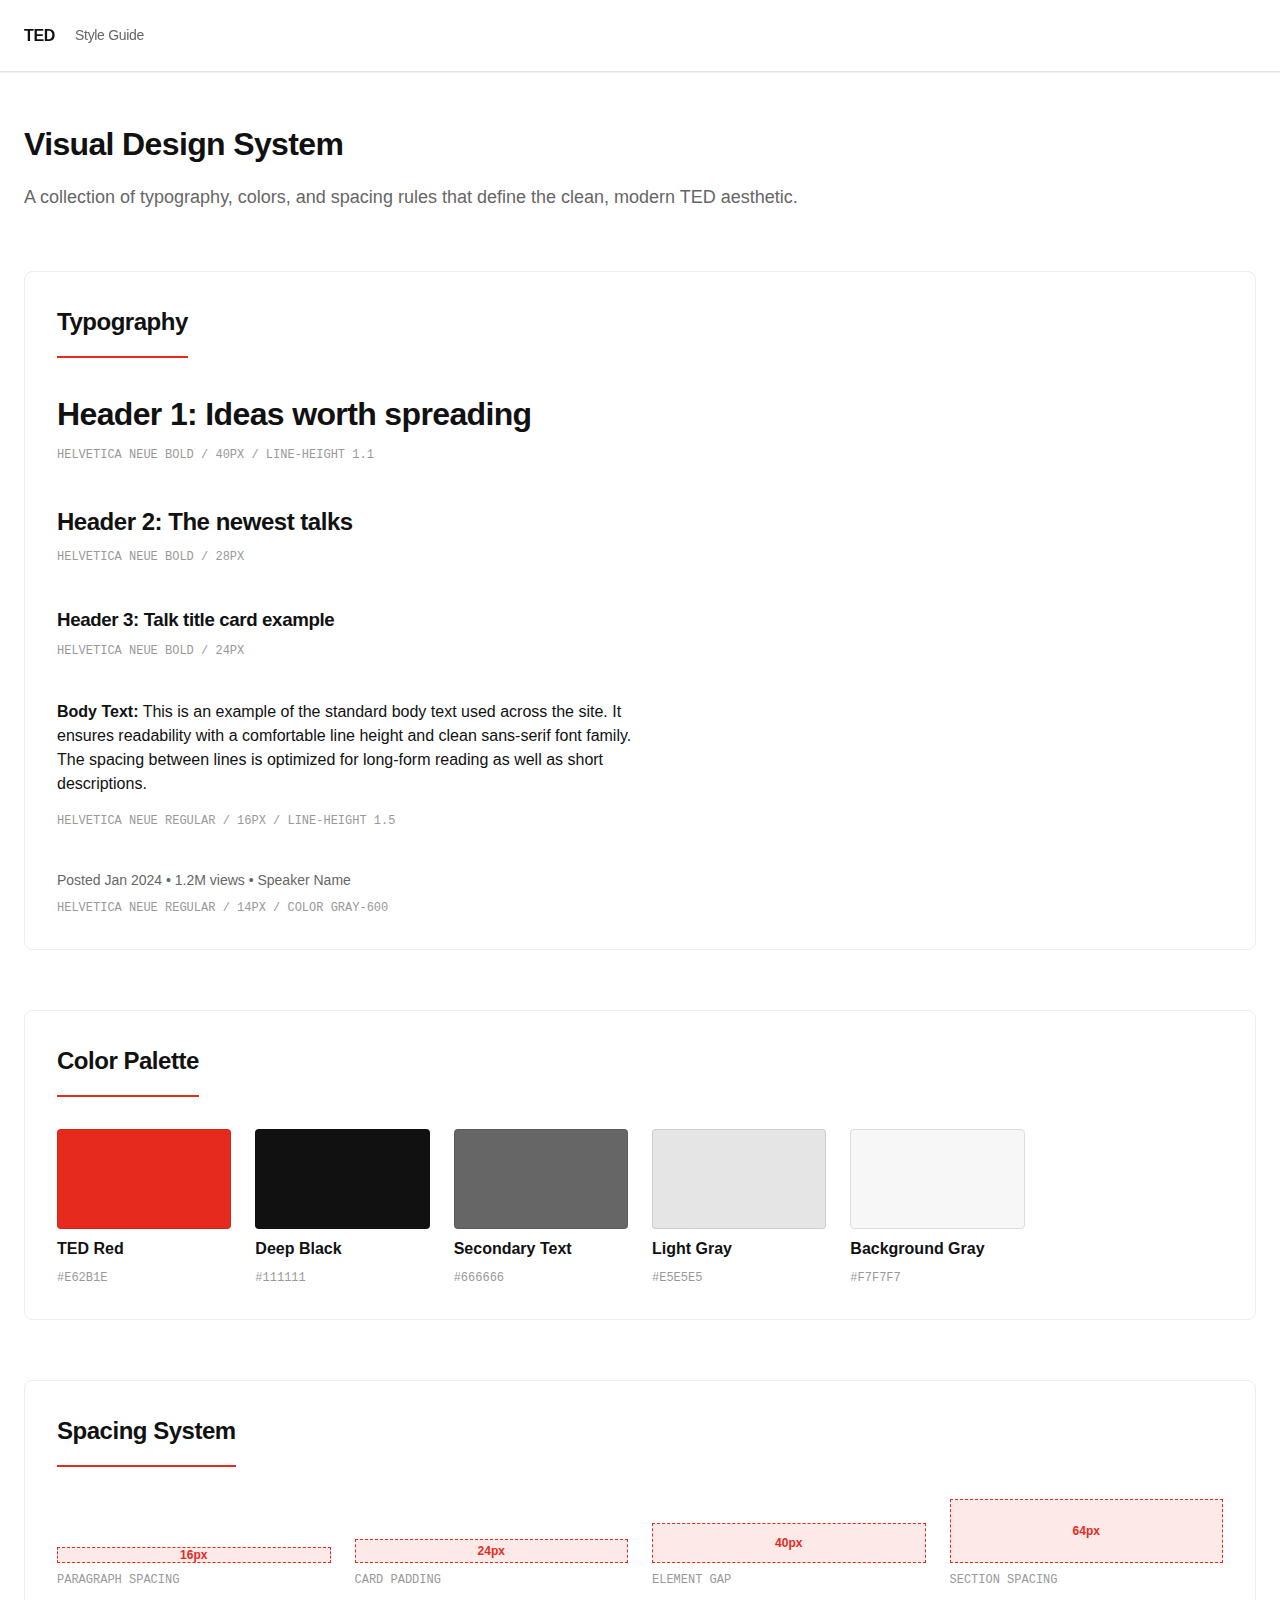
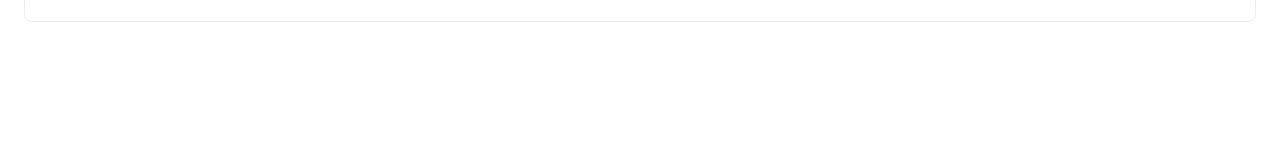
<file: style-guide.html>
<!DOCTYPE html>
<html lang="en">

<head>
    <meta charset="UTF-8">
    <meta name="viewport" content="width=device-width, initial-scale=1.0">
    <title>TED Visual Style Guide</title>
    <link rel="stylesheet" href="assets/css/style.css">
    <style>
        .guide-section {
            margin-bottom: 60px;
            padding: 32px;
            border: 1px solid #eee;
            border-radius: 8px;
        }

        .guide-label {
            font-size: 12px;
            text-transform: uppercase;
            color: #999;
            margin-top: 8px;
            font-family: monospace;
            display: block;
        }

        .color-grid {
            display: grid;
            grid-template-columns: repeat(auto-fill, minmax(150px, 1fr));
            gap: 24px;
        }

        .color-swatch {
            height: 100px;
            border-radius: 4px;
            margin-bottom: 8px;
            border: 1px solid rgba(0, 0, 0, 0.1);
        }

        .spacing-viz {
            background-color: rgba(230, 43, 30, 0.1);
            border: 1px dashed var(--color-primary);
            display: flex;
            align-items: center;
            justify-content: center;
            color: var(--color-primary);
            font-weight: bold;
            font-size: 12px;
        }
    </style>
</head>

<body>

    <header class="site-header">
        <div class="container header-inner">
            <a href="index.html" class="logo">TED <span
                    style="font-weight: normal; font-size: 14px; margin-left: 10px; color: #666;">Style Guide</span></a>
        </div>
    </header>

    <div class="container" style="padding-top: 48px; padding-bottom: 80px;">

        <div style="margin-bottom: 60px; max-width: 800px;">
            <h1>Visual Design System</h1>
            <p style="font-size: 18px; color: #666; margin-top: 16px;">
                A collection of typography, colors, and spacing rules that define the clean, modern TED aesthetic.
            </p>
        </div>

        <!-- Typography Section -->
        <section class="guide-section">
            <h2
                style="margin-bottom: 32px; padding-bottom: 16px; border-bottom: 2px solid var(--color-primary); display: inline-block;">
                Typography</h2>

            <div style="display: grid; gap: 40px;">
                <!-- H1 -->
                <div>
                    <h1>Header 1: Ideas worth spreading</h1>
                    <span class="guide-label">Helvetica Neue Bold / 40px / Line-height 1.1</span>
                </div>

                <!-- H2 -->
                <div>
                    <h2>Header 2: The newest talks</h2>
                    <span class="guide-label">Helvetica Neue Bold / 28px</span>
                </div>

                <!-- H3 -->
                <div>
                    <h3>Header 3: Talk title card example</h3>
                    <span class="guide-label">Helvetica Neue Bold / 24px</span>
                </div>

                <!-- Body -->
                <div style="max-width: 600px;">
                    <p><strong>Body Text:</strong> This is an example of the standard body text used across the site. It
                        ensures readability with a comfortable line height and clean sans-serif font family. The spacing
                        between lines is optimized for long-form reading as well as short descriptions.</p>
                    <span class="guide-label">Helvetica Neue Regular / 16px / Line-height 1.5</span>
                </div>

                <!-- Meta -->
                <div>
                    <div class="meta">Posted Jan 2024 • 1.2M views • Speaker Name</div>
                    <span class="guide-label">Helvetica Neue Regular / 14px / Color Gray-600</span>
                </div>
            </div>
        </section>

        <!-- Colors Section -->
        <section class="guide-section">
            <h2
                style="margin-bottom: 32px; padding-bottom: 16px; border-bottom: 2px solid var(--color-primary); display: inline-block;">
                Color Palette</h2>

            <div class="color-grid">
                <div>
                    <div class="color-swatch" style="background-color: var(--color-primary);"></div>
                    <strong>TED Red</strong>
                    <span class="guide-label">#E62B1E</span>
                </div>
                <div>
                    <div class="color-swatch" style="background-color: var(--color-black);"></div>
                    <strong>Deep Black</strong>
                    <span class="guide-label">#111111</span>
                </div>
                <div>
                    <div class="color-swatch" style="background-color: var(--color-gray-600);"></div>
                    <strong>Secondary Text</strong>
                    <span class="guide-label">#666666</span>
                </div>
                <div>
                    <div class="color-swatch" style="background-color: var(--color-gray-100);"></div>
                    <strong>Light Gray</strong>
                    <span class="guide-label">#E5E5E5</span>
                </div>
                <div>
                    <div class="color-swatch" style="background-color: var(--color-gray-50); border: 1px solid #ddd;">
                    </div>
                    <strong>Background Gray</strong>
                    <span class="guide-label">#F7F7F7</span>
                </div>
            </div>
        </section>

        <!-- Spacing Section -->
        <section class="guide-section">
            <h2
                style="margin-bottom: 32px; padding-bottom: 16px; border-bottom: 2px solid var(--color-primary); display: inline-block;">
                Spacing System</h2>

            <div
                style="display: grid; grid-template-columns: repeat(auto-fit, minmax(120px, 1fr)); gap: 24px; align-items: end;">
                <div>
                    <div class="spacing-viz" style="width: 100%; height: 16px;">16px</div>
                    <span class="guide-label">Paragraph Spacing</span>
                </div>
                <div>
                    <div class="spacing-viz" style="width: 100%; height: 24px;">24px</div>
                    <span class="guide-label">Card Padding</span>
                </div>
                <div>
                    <div class="spacing-viz" style="width: 100%; height: 40px;">40px</div>
                    <span class="guide-label">Element Gap</span>
                </div>
                <div>
                    <div class="spacing-viz" style="width: 100%; height: 64px;">64px</div>
                    <span class="guide-label">Section Spacing</span>
                </div>
            </div>
        </section>

    </div>

</body>

</html>
</file>
<file: assets/css/style.css>
/* --- Design System Variables --- */
:root {
    --color-primary: #E62B1E;
    /* TED Red */
    --color-black: #111111;
    /* Deep Black for text */
    --color-white: #FFFFFF;
    --color-gray-50: #F7F7F7;
    /* Page backgrounds */
    --color-gray-100: #E5E5E5;
    /* Bolder border */
    --color-gray-200: #D1D1D1;
    --color-gray-600: #666666;
    /* Secondary Text */
    --color-gray-900: #1a1a1a;
    /* Footer bg */

    /* Typography */
    --font-size-h1: 40px;
    --font-size-h2: 28px;
    --font-size-h3: 24px;
    --font-size-body: 16px;
    --font-size-meta: 14px;
    --line-height-body: 1.5;

    /* Spacing */
    --spacing-card-padding: 24px;
    --spacing-section: 64px;

    --spacing-section: 64px;

    --font-stack: "Inter", sans-serif;

    --container-max-width: 1280px;
    --container-padding: 24px;

    --transition-fast: 0.2s ease;
}

/* --- Reset & Base --- */
* {
    box-sizing: border-box;
    margin: 0;
    padding: 0;
}

.hidden {
    display: none !important;
}

body {
    font-family: var(--font-stack);
    background-color: var(--color-white);
    color: var(--color-black);
    font-size: var(--font-size-body);
    line-height: var(--line-height-body);
    -webkit-font-smoothing: antialiased;
}

p {
    margin-bottom: 16px;
}

img {
    max-width: 100%;
    display: block;
}

a {
    text-decoration: none;
    color: inherit;
    transition: color var(--transition-fast);
}

button {
    cursor: pointer;
    border: none;
    background: none;
    font-family: inherit;
}

.container {
    max-width: var(--container-max-width);
    margin: 0 auto;
    padding: 0 var(--container-padding);
}

/* --- Typography Utilities --- */
h1,
h2,
h3,
h4,
.logo {
    font-weight: 700;
    /* Bold */
    letter-spacing: -0.02em;
}

/* --- Header --- */
.site-header {
    height: 72px;
    border-bottom: 1px solid #E5E5E5;
    position: sticky;
    top: 0;
    background: var(--color-white);
    z-index: 1000;
    display: flex;
    align-items: center;
    box-shadow: 0 1px 0 rgba(0, 0, 0, 0.05);
}

.header-inner {
    display: flex;
    justify-content: space-between;
    align-items: center;
    width: 100%;
}

.logo {
    display: flex;
    align-items: center;
    gap: 10px;
    margin-right: 32px;
    text-decoration: none;
}

.logo img {
    height: 26px;
    /* Precise height for TED logo */
    width: auto;
}

.logo-tagline {
    font-size: 13px;
    font-weight: 400;
    color: #666;
    letter-spacing: -0.01em;
    white-space: nowrap;
    position: relative;
    top: 2px;
    /* Visual optical alignment */
}

.nav-wrapper {
    display: flex;
    align-items: center;
    justify-content: flex-end;
    /* Push everything to the right */
    flex-grow: 1;
    gap: 32px;
    /* Space between Main Nav and Header Actions */
}

.mobile-menu-toggle {
    display: none;
    flex-direction: column;
    justify-content: space-between;
    width: 24px;
    height: 18px;
    background: transparent;
    border: none;
    cursor: pointer;
    z-index: 101;
}

.mobile-menu-toggle .bar {
    width: 100%;
    height: 2px;
    background-color: var(--color-black);
    transition: all 0.3s ease;
}

.main-nav {
    display: flex;
    align-items: left;
    gap: 24px;
}

.main-nav a {
    font-size: 13px;
    font-weight: 700;
    color: var(--color-black);
    padding: 8px 0;
    text-transform: uppercase;
    letter-spacing: 0.02em;
    position: relative;
}

.main-nav a:hover {
    color: var(--color-primary);
}

.header-actions {
    display: flex;
    align-items: center;
    gap: 20px;
}

.login-link {
    font-size: 12px;
    font-weight: 700;
    text-transform: uppercase;
    color: var(--color-black);
    letter-spacing: 0.02em;
}

.login-link:hover {
    color: var(--color-primary);
}

.membership-btn {
    font-size: 12px;
    font-weight: 700;
    color: var(--color-white);
    background-color: var(--color-primary);
    border: 1px solid var(--color-primary);
    padding: 10px 14px;
    border-radius: 4px;
    text-transform: uppercase;
    letter-spacing: 0.02em;
    transition: all 0.2s ease;
    line-height: 1;
}

.membership-btn:hover {
    background-color: #cc2015;
    border-color: #cc2015;
}

.search-btn {
    display: flex;
    align-items: center;
    justify-content: center;
    width: 32px;
    height: 32px;
    color: #333;
    transition: color 0.2s ease;
    background: transparent;
    border: none;
}

.search-btn:hover {
    color: var(--color-primary);
}

/* --- Hero Section (Redesigned) --- */
.hero {
    padding: 32px 0 64px 0;
    background-color: var(--color-white);
    overflow: hidden;
    /* Prevent horizontal scroll on body */
}

.hero-container-relative {
    position: relative;
}

/* Grid Layout for Desktop */
.hero-slider-track {
    display: grid;
    grid-template-columns: repeat(4, 1fr);
    grid-template-rows: auto auto;
    /* Row 1: Feature, Row 2: Subgrid */
    gap: 24px;
}

/* Featured Slide (Desktop) */
.featured-slide {
    grid-column: 1 / -1;
    /* Span all 4 columns */
    display: flex;
    gap: 64px;
    /* Increased gap for better separation */
    align-items: center;
    /* Center vertically */
    margin-bottom: 48px;
    padding-bottom: 48px;
    border-bottom: 1px solid rgba(0, 0, 0, 0.1);
    /* Separator line */
}

.featured-slide .hero-info {
    flex: 1;
    max-width: 50%;
    /* Text takes half */
}

/* Typography Redesign */
.hero-category {
    color: #E62B1E;
    font-size: 11px;
    font-weight: 700;
    text-transform: uppercase;
    margin-bottom: 12px;
    letter-spacing: 0.5px;
    display: block;
}

.featured-slide .hero-info h1 {
    font-size: 28px;
    /* Reduced from default H1 or massive size */
    font-weight: 600;
    line-height: 1.1;
    letter-spacing: -1px;
    margin-bottom: 16px;
    color: #111;
}

.hero-description {
    font-size: 16px;
    line-height: 1.6;
    color: #333;
    margin-bottom: 16px;
    display: -webkit-box;
    -webkit-line-clamp: 4;
    line-clamp: 4;
    -webkit-box-orient: vertical;
    overflow: hidden;
}

.hero-meta {
    font-size: 13px;
    font-weight: 600;
    color: #111;
}

.featured-slide .hero-image {
    flex: 1;
    /* Image takes other half */
    position: relative;
    border-radius: 4px;
    overflow: hidden;
}

.featured-slide .hero-image img {
    width: 100%;
    aspect-ratio: 16/9;
    object-fit: cover;
    display: block;
}

/* Sub Slides (Desktop) */
.sub-slide {
    display: flex;
    flex-direction: column;
}

.sub-slide .sub-thumb {
    position: relative;
    margin-bottom: 12px;
}

.sub-slide .sub-thumb img {
    width: 100%;
    aspect-ratio: 16/9;
    object-fit: cover;
}

.mobile-only {
    display: none;
}

/* Mobile Controls (Hidden on Desktop) */
.hero-mobile-controls,
.mobile-nav-btn {
    display: none;
}

/* --- Mobile / Tablet Responsive Styles --- */
@media (max-width: 900px) {
    .hero {
        padding: 0;
        /* Full bleed or close to it */
        background-color: var(--color-white);
    }

    .hero .hero-container-relative {
        padding: 0;
        /* Remove container padding for full-width carousel */
        max-width: 100%;
        width: 100%;
        /* Ensure full width */
    }

    /* Track becomes a carousel */
    .hero-slider-track {
        display: flex;
        overflow-x: auto;
        scroll-snap-type: x mandatory;
        gap: 0;
        /* No gap, full width slides */
        scrollbar-width: none;
        /* Hide scrollbar Firefox */
        -ms-overflow-style: none;
        /* IE */
        margin-bottom: 0;
        scroll-behavior: smooth;
    }

    .hero-slider-track::-webkit-scrollbar {
        display: none;
    }

    /* Common Slide Styles for Mobile */
    .hero-slide {
        flex: 0 0 100%;
        scroll-snap-align: start;
        position: relative;
        background-color: #000;
        /* Black background as requested */
        color: white;
        display: flex;
        flex-direction: column;
    }

    /* Adjust Featured Slide Structure for Mobile */
    .featured-slide {
        flex-direction: column;
        margin-bottom: 0;
        gap: 0;
    }

    /* Image Area (Top) */
    .featured-slide .hero-image,
    .sub-slide .sub-thumb {
        width: 100%;
        flex: 0 0 auto;
        /* Don't shrink */
        margin-bottom: 0;
    }

    .featured-slide .hero-image img,
    .sub-slide .sub-thumb img {
        width: 100%;
        height: 100%;
        /* Ensure it fills the height of the aspect ratio container */
        aspect-ratio: 16/9;
        object-fit: cover;
    }

    /* Text Area (Bottom) */
    .featured-slide .hero-info,
    .sub-slide .sub-content {
        padding: 24px 20px 48px 20px;
        /* Space for dots at bottom */
        flex: 1;
        max-width: 100%;
        background-color: #000;
        color: white;
    }

    /* Typography Overrides for Dark Mode Mobile */
    .hero-category,
    .sub-category {
        color: var(--color-primary);
        /* Red */
        font-size: 11px;
        margin-bottom: 8px;
    }

    .hero-info h1 {
        font-size: 24px;
        color: white;
        margin-bottom: 12px;
    }

    .sub-title a {
        font-size: 20px;
        color: white;
        text-decoration: none;
        background: none;
        /* Remove underline gradient */
        font-weight: 800;
    }

    .hero-description {
        display: none;
        /* Often hidden on mobile carousel to save space, or keep it short */
    }

    .hero-meta,
    .sub-meta {
        color: #999;
        font-size: 13px;
        margin-top: 8px;
    }

    /* Mobile Controls */
    .hero-mobile-controls {
        display: flex;
        justify-content: center;
        position: absolute;
        bottom: 24px;
        left: 0;
        right: 0;
        z-index: 10;
        pointer-events: none;
        /* Let clicks pass through if needed, but dots need clicks */
    }

    .hero-dots {
        display: flex;
        gap: 6px;
        pointer-events: auto;
        background: transparent;
        padding: 0;
        border-radius: 0;
    }

    .dot {
        width: 32px;
        height: 3px;
        border-radius: 2px;
        background-color: rgba(255, 255, 255, 0.3);
        transition: all 0.2s;
        cursor: pointer;
    }

    .dot.active {
        background-color: var(--color-white);
        /* Active dot white */
        transform: none;
        opacity: 1;
    }

    /* Arrows */
    .mobile-nav-btn {
        display: flex;
        align-items: center;
        justify-content: center;
        position: absolute;
        top: 35%;
        /* Center on image roughly */
        width: 40px;
        height: 40px;
        border-radius: 50%;
        background: rgba(0, 0, 0, 0.3);
        color: white;
        border: 1px solid rgba(255, 255, 255, 0.2);
        z-index: 20;
        cursor: pointer;
        backdrop-filter: blur(4px);
    }

    .mobile-nav-btn.prev {
        left: 10px;
    }

    .mobile-nav-btn.next {
        right: 10px;
    }

    /* Hide duration on mobile thumb if desired, or style it */
    .sub-slide .duration,
    .featured-slide .duration {
        display: none;
    }
}


/* --- Discover Section --- */
.discover-section {
    padding: 32px 0;
    background-color: var(--color-black);
    color: var(--color-white);
    border-bottom: 1px solid #333;
}

.discover-inner {
    display: flex;
    align-items: center;
    gap: 24px;
}

.discover-title {
    font-size: 24px;
    /* Matches lg-tui text-tui-4xl approx */
    font-weight: 600;
    white-space: nowrap;
    margin-right: 8px;
}

.slider-container {
    display: flex;
    align-items: center;
    flex-grow: 1;
    position: relative;
    overflow: hidden;
    /* Hide scrollbar spill */
    gap: 12px;
}

.topics-wrapper {
    display: flex;
    gap: 16px;
    overflow-x: auto;
    scroll-behavior: smooth;
    scrollbar-width: none;
    /* Firefox */
    -ms-overflow-style: none;
    /* IE/Edge */
    padding: 4px 0;
    /* Space for focus rings/shadows */
    cursor: grab;
    /* Indicate draggable */
}

.topics-wrapper.active {
    cursor: grabbing;
    user-select: none;
    /* Prevent text selection while dragging */
}

.topics-wrapper::-webkit-scrollbar {
    display: none;
    /* Chrome/Safari */
}

.topic-tag {
    background-color: rgba(255, 255, 255, 0.2);
    color: var(--color-white);
    padding: 10px 16px;
    border-radius: 2px;
    font-size: 14px;
    font-weight: 600;
    white-space: nowrap;
    transition: background-color var(--transition-fast);
}

.topic-tag:hover {
    background-color: rgba(255, 255, 255, 0.4);
}

.slider-btn {
    width: 32px;
    height: 32px;
    border-radius: 50%;
    background-color: rgba(255, 255, 255, 0.1);
    color: var(--color-white);
    display: flex;
    align-items: center;
    justify-content: center;
    cursor: pointer;
    flex-shrink: 0;
    transition: all var(--transition-fast);
}

.slider-btn:hover {
    background-color: var(--color-white);
    color: var(--color-black);
}

.see-all-topics {
    color: var(--color-white);
    font-weight: 600;
    text-decoration: underline;
    font-size: 14px;
    white-space: nowrap;
    transition: opacity var(--transition-fast);
}

.see-all-topics:hover {
    text-decoration: none;
    opacity: 0.8;
}

@media (max-width: 768px) {
    .discover-inner {
        flex-direction: row;
        flex-wrap: wrap;
        justify-content: space-between;
        align-items: baseline;
        gap: 16px 0;
        /* Vertical gap 16px, Horizontal 0 (controlled by justify-content) */
    }

    .discover-title {
        order: 1;
        margin-right: 0;
    }

    .see-all-topics {
        order: 2;
        align-self: auto;
    }

    .slider-container {
        order: 3;
        width: 100%;
        /* Force new line */
        margin-top: 8px;
        /* Optional extra spacing */
    }
}

/* --- Recommended Section --- */
.recommended-section {
    padding: 2px 0 64px 0;
    background-color: var(--color-white);
}

.rec-section-title {
    font-size: 13px;
    font-weight: 700;
    text-transform: uppercase;
    letter-spacing: 0.5px;
    margin-bottom: 24px;
    padding-top: 24px;
    border-top: 1px solid var(--color-gray-200);
}

.rec-grid {
    display: grid;
    grid-template-columns: 2fr 1.5fr 1fr;
    gap: 32px;
}

/* Common Rec Styles */
.rec-category {
    color: var(--color-primary);
    font-size: 11px;
    font-weight: 700;
    text-transform: uppercase;
    display: block;
    margin-bottom: 8px;
}

.rec-title {
    font-size: 24px;
    line-height: 1.2;
    margin-bottom: 8px;
    font-weight: 700;
}

.rec-desc {
    font-size: 14px;
    color: var(--color-black);
    line-height: 1.5;
    margin-bottom: 12px;
    display: -webkit-box;
    -webkit-line-clamp: 3;
    line-clamp: 3;
    -webkit-box-orient: vertical;
    overflow: hidden;
}

.rec-meta {
    font-size: 13px;
    color: var(--color-gray-600);
}

.duration-badge {
    position: absolute;
    bottom: 8px;
    right: 8px;
    background: rgba(0, 0, 0, 0.8);
    color: white;
    font-size: 11px;
    padding: 2px 4px;
    font-weight: 700;
    border-radius: 2px;
}

/* Large Card */
.large-rec .rec-thumb {
    position: relative;
    margin-bottom: 16px;
    border-radius: 4px;
    overflow: hidden;
}

.large-rec .rec-thumb img {
    width: 100%;
    aspect-ratio: 16/9;
    object-fit: cover;
}

/* Medium Card receives same base styling but inherits grid column sizing */
.medium-rec .rec-thumb {
    position: relative;
    margin-bottom: 16px;
    border-radius: 4px;
    overflow: hidden;
}

.medium-rec .rec-thumb img {
    width: 100%;
    aspect-ratio: 16/9;
    object-fit: cover;
}

.medium-rec .rec-title {
    font-size: 20px;
}

/* List Column */
.rec-list-col {
    display: flex;
    flex-direction: column;
    gap: 24px;
    border-left: 1px solid var(--color-gray-100);
    padding-left: 24px;
}

.rec-list-item {
    display: flex;
    flex-direction: column;
}

.rec-list-title {
    font-size: 16px;
    line-height: 1.3;
    margin-bottom: 4px;
    font-weight: 700;
}

.rec-list-title a:hover {
    color: var(--color-primary);
}

@media (max-width: 900px) {
    .rec-grid {
        grid-template-columns: 1fr;
    }

    .rec-list-col {
        border-left: none;
        padding-left: 0;
        border-top: 1px solid var(--color-gray-100);
        padding-top: 24px;
    }
}


/* --- Talks Section (Grid) --- */
.talks-section {
    padding: 64px 0;
    background-color: var(--color-gray-50);
    border-top: 1px solid var(--color-gray-100);
}

.section-header {
    display: flex;
    justify-content: space-between;
    align-items: baseline;
    margin-bottom: 32px;
}

.section-header h2 {
    font-size: var(--font-size-h2);
}

.see-all {
    color: var(--color-primary);
    font-weight: 700;
    font-size: 14px;
}

.video-grid {
    display: grid;
    grid-template-columns: repeat(auto-fill, minmax(280px, 1fr));
    gap: 32px 24px;
}

.video-card {
    display: flex;
    flex-direction: column;
    cursor: pointer;
}

.thumbnail-wrapper {
    position: relative;
    margin-bottom: 12px;
    overflow: hidden;
    border-radius: 4px;
    /* Slightly softer than sharp, but still clean */
    box-shadow: 0 2px 8px rgba(0, 0, 0, 0.05);
    /* Subtle depth */
}

.thumbnail-wrapper img {
    width: 100%;
    aspect-ratio: 16/9;
    object-fit: cover;
    transition: transform 0.4s cubic-bezier(0.25, 1, 0.5, 1);
    /* Premium ease */
}

.video-card:hover .thumbnail-wrapper img {
    transform: scale(1.05);
}

.duration {
    position: absolute;
    bottom: 8px;
    right: 8px;
    background: rgba(0, 0, 0, 0.7);
    color: white;
    font-size: 11px;
    padding: 3px 6px;
    border-radius: 2px;
    font-weight: 600;
    backdrop-filter: blur(2px);
}

.speaker {
    font-size: 12px;
    font-weight: 700;
    text-transform: uppercase;
    margin-bottom: 4px;
    color: var(--color-black);
    letter-spacing: 0.5px;
}

.title {
    font-size: 18px;
    /* Tighter title size typical of TED cards */
    line-height: 1.25;
    margin-bottom: 6px;
    font-weight: 800;
    /* Extra bold */
}

.title a {
    background-image: linear-gradient(var(--color-black), var(--color-black));
    background-size: 0% 1px;
    background-repeat: no-repeat;
    background-position: 0 100%;
    transition: background-size 0.3s ease;
}

.video-card:hover .title a {
    color: var(--color-primary);
}

.meta {
    font-size: var(--font-size-meta);
    color: var(--color-gray-600);
}

/* --- Footer --- */
.site-footer {
    background-color: var(--color-black);
    color: var(--color-white);
    padding: 64px 0 32px 0;
    margin-top: auto;
    font-size: 14px;
    border-top: 1px solid #333;
}

.footer-top {
    margin-bottom: 48px;
}

.footer-logo {
    color: var(--color-primary);
    font-size: 32px;
    font-weight: 800;
}

.footer-grid {
    display: grid;
    grid-template-columns: 1fr 1fr 1.5fr 1.5fr;
    gap: 40px;
    margin-bottom: 64px;
}

.footer-heading {
    font-size: 14px;
    font-weight: 700;
    margin-bottom: 24px;
    color: var(--color-white);
}

.footer-links-list {
    list-style: none;
    padding: 0;
}

.footer-links-list li {
    margin-bottom: 12px;
}

.footer-links-list a {
    color: #fff;
    opacity: 0.7;
    text-decoration: none;
    transition: opacity var(--transition-fast);
}

.footer-links-list a:hover {
    opacity: 1;
    color: var(--color-white);
}

/* Newsletter Col */
.newsletter-col {
    padding-right: 24px;
}

.newsletter-highlight {
    display: flex;
    align-items: center;
    gap: 8px;
    margin-bottom: 12px;
}

.footer-desc {
    font-size: 14px;
    opacity: 0.7;
    margin-bottom: 16px;
    line-height: 1.5;
}

.newsletter-form {
    display: flex;
    gap: 8px;
    margin-bottom: 16px;
}

.newsletter-form input {
    flex-grow: 1;
    padding: 10px;
    border-radius: 2px;
    border: 1px solid #333;
    background: #fff;
    color: #000;
}

.newsletter-form button {
    background-color: var(--color-white);
    color: var(--color-black);
    font-weight: 700;
    padding: 10px 16px;
    border-radius: 2px;
    border: none;
    transition: background-color var(--transition-fast);
}

.newsletter-form button:hover {
    background-color: #ddd;
}

.legal-text {
    font-size: 11px;
    opacity: 0.5;
    line-height: 1.4;
}

.legal-text a {
    color: #fff;
    text-decoration: underline;
}

/* Right Col: Membership & Socials */
.membership-block {
    margin-bottom: 40px;
}

.footer-heading-link {
    display: inline-block;
    font-weight: 700;
    font-size: 14px;
    color: var(--color-white);
    margin-bottom: 16px;
}

.footer-heading-link:hover {
    color: var(--color-primary);
}

.social-icons {
    display: flex;
    gap: 16px;
    margin-bottom: 32px;
}

.social-icons a {
    width: 32px;
    height: 32px;
    background: rgba(255, 255, 255, 0.1);
    color: white;
    border-radius: 50%;
    display: flex;
    align-items: center;
    justify-content: center;
    transition: all var(--transition-fast);
}

.social-icons a svg {
    width: 16px;
    height: 16px;
}

.social-icons a:hover {
    background: var(--color-white);
    color: var(--color-black);
}

.store-buttons {
    display: flex;
    gap: 12px;
}

.store-btn {
    background: rgba(255, 255, 255, 0.1);
    border: 1px solid rgba(255, 255, 255, 0.2);
    color: white;
    padding: 8px 16px;
    border-radius: 4px;
    font-size: 12px;
    font-weight: 600;
    display: flex;
    align-items: center;
    gap: 8px;
    transition: all var(--transition-fast);
}

.store-btn:hover {
    background: rgba(255, 255, 255, 0.2);
}

/* Footer Bottom */
.footer-bottom {
    border-top: 1px solid #222;
    padding-top: 32px;
    display: flex;
    justify-content: space-between;
    opacity: 0.5;
    font-size: 12px;
}

.footer-bottom-links {
    display: flex;
    gap: 24px;
}

.footer-bottom-links a:hover {
    color: var(--color-white);
}

@media (max-width: 900px) {
    .footer-grid {
        grid-template-columns: 1fr;
        gap: 48px;
    }

    .newsletter-col,
    .right-col {
        border-top: 1px solid #222;
        padding-top: 32px;
    }

    .footer-bottom {
        flex-direction: column;
        gap: 16px;
        align-items: center;
        text-align: center;
    }
}

/* --- Featured Mix Section (Banners) --- */
.featured-mix-section {
    padding: 80px 0;
    background-color: var(--color-white);
    border-top: 1px solid var(--color-gray-100);
}

.feature-banner {
    display: grid;
    grid-template-columns: 4fr 5fr;
    /* 40% Text, 60% Image roughly */
    gap: 48px;
    align-items: center;
    margin-bottom: 80px;
}

.feature-banner:last-child {
    margin-bottom: 0;
}

.banner-content h2 {
    font-size: 36px;
    line-height: 1.1;
    margin-bottom: 16px;
    letter-spacing: -1px;
}

.banner-content p {
    font-size: 16px;
    color: var(--color-black);
    line-height: 1.6;
    margin-bottom: 24px;
    max-width: 480px;
}

.btn-black {
    background-color: var(--color-black);
    color: var(--color-white);
    padding: 12px 24px;
    border-radius: 4px;
    font-weight: 700;
    font-size: 15px;
    display: inline-block;
    transition: background-color var(--transition-fast);
}

.btn-black:hover {
    background-color: #333;
}

/* Image Side Styling */
.banner-image {
    background-color: #eee;
    border-radius: 4px;
    overflow: hidden;
    position: relative;
    aspect-ratio: 16/9;
}

.banner-image img {
    width: 100%;
    height: 100%;
    object-fit: cover;
}

/* Specific Graphic Mockup for Banner 1 (Popular Talks) */
.image-overlay-text {
    background: #EAFBF0;
    /* fallback light green */
    height: 100%;
    display: flex;
    flex-direction: column;
    justify-content: center;
    padding: 40px;
    font-family: "Helvetica Neue", Arial, sans-serif;
    font-weight: 900;
    text-transform: uppercase;
    font-size: 56px;
    line-height: 0.9;
}

.yellow-bg {
    background-color: #FCDC34;
    padding: 0 10px;
    display: inline-block;
    color: black;
    transform: rotate(-2deg);
    margin-bottom: 8px;
}

.red-bg {
    background-color: #E62B1E;
    padding: 0 10px;
    color: white;
    display: inline-block;
    transform: rotate(1deg);
    margin-bottom: 8px;
}

.green-bg {
    background-color: #8CC493;
    padding: 0 10px;
    display: inline-block;
    color: black;
    transform: rotate(-1deg);
}

/* Specific Graphic Mockup for Banner 2 (Podcast) */
.podcast-layout {
    background: linear-gradient(to right, #612C26, #A65A49);
    /* Brownish gradient from image */
}

.podcast-art-wrapper {
    position: relative;
    height: 100%;
    width: 100%;
    display: flex;
    align-items: center;
    justify-content: space-between;
}

.host-img {
    height: 100%;
    width: auto;
    position: absolute;
    right: 0;
    bottom: 0;
    object-fit: contain !important;
    /* Override fit cover */
}

.podcast-logo-mock {
    position: relative;
    z-index: 2;
    background: #1C2B4D;
    padding: 32px;
    margin-left: 48px;
    color: white;
    width: 250px;
    height: 250px;
    display: flex;
    flex-direction: column;
    justify-content: center;
    box-shadow: 0 10px 30px rgba(0, 0, 0, 0.3);
}

.podcast-logo-mock span:first-child {
    background: red;
    display: inline-block;
    width: 40px;
    font-size: 10px;
    text-align: center;
    font-weight: bold;
    margin-bottom: 16px;
}

.podcast-logo-mock span:last-child {
    font-weight: 900;
    font-size: 28px;
    line-height: 1;
    text-transform: uppercase;
    background: linear-gradient(to bottom, #4CAF50 33%, #FFC107 33%, #FFC107 66%, #2196F3 66%);
    background-clip: text;
    -webkit-background-clip: text;
    -webkit-text-fill-color: transparent;
    /* Mocking the colorful logo text */
    color: white;
    /* fallback */
}


@media (max-width: 900px) {
    .feature-banner {
        grid-template-columns: 1fr;
        gap: 32px;
    }

    .banner-content h2 {
        font-size: 28px;
    }

    .image-overlay-text {
        font-size: 32px;
        padding: 24px;
    }

    .podcast-logo-mock {
        width: 180px;
        height: 180px;
        margin-left: 24px;
    }
}


/* --- Load More --- */
.load-more-container {
    margin-top: 48px;
    display: flex;
    justify-content: center;
}

/* --- Tablet / Compact Desktop Header Fix --- */
@media (max-width: 1100px) {
    .logo-tagline {
        display: none;
    }

    .logo {
        margin-right: 20px;
    }

    .main-nav {
        gap: 16px;
    }

    .main-nav a,
    .login-link,
    .membership-btn {
        font-size: 11px;
        padding: 6px 0;
    }

    .header-actions {
        gap: 12px;
    }

    .membership-btn {
        padding: 8px 12px;
    }
}

/* --- Mobile Responsiveness --- */
@media (max-width: 900px) {
    .header-inner {
        padding: 0 16px;
        justify-content: space-between;
    }

    /* 1. Burger Left */
    .mobile-menu-toggle {
        display: flex;
        order: 1;
        margin-right: auto;
        margin-right: 0;
    }

    /* 2. Logo Center */
    .logo {
        order: 2;
        margin-right: 0;
        position: absolute;
        left: 50%;
        transform: translateX(-50%);
    }

    /* 3. Actions */
    .header-actions {
        order: 3;
        display: flex;
    }

    .membership-btn {
        display: none;
    }

    .login-link {
        font-size: 13px;
        font-weight: 700;
        white-space: nowrap;
    }

    /* Nav Wrapper */
    .nav-wrapper {
        position: absolute;
        top: 72px;
        left: 0;
        right: 0;
        background-color: var(--color-white);
        flex-direction: column;
        align-items: flex-start;
        padding: 24px;
        box-shadow: 0 10px 20px rgba(0, 0, 0, 0.1);
        border-bottom: 1px solid var(--color-gray-100);
        opacity: 0;
        visibility: hidden;
        transform: translateY(-10px);
        transition: all 0.3s ease;
        z-index: 99;
    }

    .nav-wrapper.active {
        opacity: 1;
        visibility: visible;
        transform: translateY(0);
    }

    .main-nav {
        flex-direction: column;
        width: 100%;
        gap: 20px;
        margin-bottom: 24px;
        padding-bottom: 24px;
        border-bottom: 1px solid var(--color-gray-100);
    }

    .main-nav a {
        font-size: 18px;
        display: block;
    }

    .header-actions {
        width: 100%;
        flex-direction: column;
        align-items: flex-start;
        gap: 20px;
    }

    .header-actions .membership-btn {
        display: inline-block;
        width: 100%;
        text-align: center;
    }

    /* Fix for Logo Centering */
    .site-header {
        position: relative;
    }

    .header-inner {
        position: relative;
        justify-content: flex-start;
    }

    .mobile-menu-toggle {
        margin-right: 0;
        z-index: 102;
    }

    .logo {
        position: absolute;
        left: 50%;
        transform: translateX(-50%);
        margin-right: 0;
        z-index: 101;
    }

    /* Hero Responsive Styles */
    .hero {
        padding: 0;
        background-color: #000;
        color: white;
    }

    .hero-slide {
        padding: 0;
    }

    .hero-inner {
        display: flex;
        flex-direction: column;
        gap: 0;
    }

    .hero-image {
        order: -1;
        width: 100%;
        position: relative;
    }

    .hero-image img {
        border-radius: 0;
        box-shadow: none;
        aspect-ratio: 16/9;
    }

    .hero-content {
        padding: 24px 20px 48px 20px;
        background-color: #000;
        order: 2;
    }

    .hero-content h1 {
        font-size: 24px;
        color: white;
    }

    .tag {
        color: var(--color-primary);
    }

    .hero-meta {
        color: #999;
        font-size: 14px;
    }

    .hero-arrow {
        background-color: rgba(255, 255, 255, 0.8);
        border: none;
        width: 40px;
        height: 40px;
        top: 30vw;
    }

    .prev-arrow {
        left: 12px;
    }

    .next-arrow {
        right: 12px;
    }

    .btn-secondary {
        border-color: white;
        color: white;
    }

    .btn-secondary:hover {
        background-color: rgba(255, 255, 255, 0.1);
    }

    .video-grid {
        grid-template-columns: 1fr;
    }
}



/* Tablet / Small Laptop adjustments */
@media (max-width: 1024px) {
    .hero-content h1 {
        font-size: 36px;
    }


    .container {
        padding: 0 32px;
    }
}

/* --- New Sections Styles --- */

/* Trending, TED-Ed, TEDx Sections share similar grid structures (reusing .video-grid) */
/* --- Trending Master Section --- */
.trending-master-section {
    padding: 64px 0;
    border-top: 1px solid var(--color-gray-100);
}

.trending-main-header {
    border-top: 1px solid #111;
    padding-top: 12px;
    padding-bottom: 24px;
    margin-bottom: 32px;
    display: flex;
    justify-content: space-between;
    align-items: center;
}

.trending-main-header h2 {
    font-size: 14px;
    font-weight: 700;
    text-transform: uppercase;
    letter-spacing: 0.5px;
}

/* --- Topic Hero Block (AI, TED-Ed) --- */
.topic-hero-block {
    margin-bottom: 80px;
    border-bottom: 1px solid rgba(0, 0, 0, 0.1);
    /* Separator between blocks */
    padding-bottom: 64px;
}

.topic-hero-block:last-child {
    border-bottom: none;
    margin-bottom: 40px;
}

.topic-header-grid {
    display: grid;
    grid-template-columns: 1fr 1fr;
    /* 50/50 split */
    gap: 40px;
    margin-bottom: 40px;
    border-top: 1px solid rgba(0, 0, 0, 0.1);
    padding-top: 24px;
}

.topic-huge-title {
    font-size: 160px;
    /* Massive font size */
    font-weight: 700;
    line-height: 0.9;
    letter-spacing: -6px;
    margin: 0;
}

.topic-desc-col {
    display: flex;
    flex-direction: column;
    justify-content: center;
}

.topic-description {
    font-size: 18px;
    line-height: 1.4;
    margin-bottom: 16px;
    font-weight: 400;
}

.topic-browse-link {
    font-size: 14px;
    font-weight: 600;
    text-decoration: underline;
    text-underline-offset: 4px;
    color: #111;
}

/* Main Hero Image (Full Width) */
.topic-hero-image {
    width: 100%;
    margin-bottom: 32px;
}

.topic-hero-image a {
    display: block;
    position: relative;
    width: 100%;
    aspect-ratio: 16/9;
    /* Or adjust based on image natural ratio if needed, but 16/9 is standard video */
    overflow: hidden;
    border-radius: 4px;
}

.topic-hero-image img {
    width: 100%;
    height: 100%;
    object-fit: cover;
}

/* Topic Text Grid (4 Columns) */
.topic-text-grid {
    display: grid;
    grid-template-columns: repeat(4, 1fr);
    gap: 20px;
    /* Divide X thin logic from Tailwind can be mimicked with borders if needed, 
       but gap is cleaner. User showed divide-x-thin vertical lines. Let's add borders. */
}

/* Main Feature Text Block (Spans 2 Cols) */
.main-feature-text {
    grid-column: span 2;
    padding-right: 20px;
    /* Spacing for visual separation if using border */
    border-right: 1px solid rgba(0, 0, 0, 0.1);
}

/* Sub Items */
.sub-item-card {
    grid-column: span 1;
    padding-left: 20px;
    /* Inner padding */
}

/* Add vertical divider to the first sub-item to separate from main text? 
   Actually, the main feature text has a right border. 
   The layout is: [Main (2col)] | [Sub 1] | [Sub 2]
   So Main needs right border. Sub 1 needs right border. Sub 2 no border.
*/
.sub-item-card:nth-child(2) {
    border-right: 1px solid rgba(0, 0, 0, 0.1);
}

.sub-thumb {
    position: relative;
    width: 100%;
    aspect-ratio: 16/9;
    background: #000;
    margin-bottom: 8px;
    border-radius: 4px;
    overflow: hidden;
}

.sub-thumb img {
    width: 100%;
    height: 100%;
    object-fit: cover;
}

.sub-text .sidebar-title {
    font-size: 16px;
    line-height: 1.25;
    font-weight: 700;
    margin-bottom: 4px;
}

/* Typography Overrides for Main Text */
.main-feature-text .feature-title {
    font-size: 36px;
    /* Larger title for main feature */
    letter-spacing: -1.5px;
    margin-bottom: 12px;
}

.main-feature-text .feature-excerpt {
    font-size: 14px;
    line-height: 1.5;
    color: #111;
    margin-bottom: 16px;
    display: -webkit-box;
    -webkit-line-clamp: 4;
    line-clamp: 4;
    /* Standard property */
    -webkit-box-orient: vertical;
    overflow: hidden;
}


/* --- TEDx List (Refined 2.0 - Grid Return) --- */
.tedx-grid {
    display: grid;
    grid-template-columns: repeat(2, 1fr);
    gap: 32px;
    /* Space between cards */
}

/* Base Card Style - Static Gray Card */
.tedx-card {
    display: flex;
    align-items: flex-start;
    gap: 24px;
    padding: 32px;
    margin: 0;
    /* Reset margins */
    background-color: #F9F9F9;
    /* Static light gray background */
    border-radius: 4px;
    border-bottom: none;
    /* No border needed for cards */
    transition: all 0.3s cubic-bezier(0.165, 0.84, 0.44, 1);
    /* Polished springy transition */
    cursor: pointer;
    /* Clickable */
    position: relative;
    z-index: 1;
}

.tedx-card:last-child {
    border-bottom: none;
}

/* Hover Effect: 3D Pop (Scale + Shadow) */
.tedx-card:hover {
    background-color: #fff;
    /* White bg for contrast when popping */
    box-shadow: 0 15px 30px rgba(0, 0, 0, 0.1), 0 5px 15px rgba(0, 0, 0, 0.05);
    /* Deep shadow */
    transform: scale(1.02);
    /* Pop out */
    z-index: 10;
}

.tedx-card:hover .tedx-title a {
    color: #111;
    /* Keep black */
}

/* Category Handling */
.tedx-content .feature-category {
    color: #E62B1E;
    font-size: 11px;
    font-weight: 700;
    text-transform: uppercase;
    margin-bottom: 8px;
    display: block;
}

.rank-num {
    font-size: 48px;
    font-weight: 300;
    line-height: 1;
    color: #111;
    width: 40px;
    text-align: center;
    /* Center visuals */
    flex-shrink: 0;
    font-feature-settings: "tnum";
}

.tedx-content {
    flex-grow: 1;
}

.tedx-title {
    font-size: 22px;
    /* Slightly larger for card */
    font-weight: 700;
    line-height: 1.2;
    margin-bottom: 6px;
}

.tedx-title a {
    color: #111;
    text-decoration: none;
}

.tedx-meta {
    font-size: 13px;
    color: #767676;
}

/* Responsiveness for Trending Section */
@media (max-width: 900px) {

    /* Header Grid */
    .topic-header-grid {
        grid-template-columns: 1fr;
        gap: 24px;
    }

    .topic-huge-title {
        font-size: 80px;
        /* Scale down from 160px */
    }

    /* Content Grid */
    .topic-text-grid {
        grid-template-columns: 1fr;
        gap: 40px;
    }

    .topic-hero-image {
        margin-bottom: 24px;
    }

    .main-feature-text {
        grid-column: span 1;
        border-right: none;
        padding-right: 0;
        border-bottom: 1px solid rgba(0, 0, 0, 0.1);
        padding-bottom: 24px;
        margin-bottom: 24px;
    }

    .main-feature-text .feature-title {
        font-size: 28px;
    }

    .sub-item-card {
        padding-left: 0;
        grid-column: span 1;
        margin-bottom: 24px;
    }

    .sub-item-card:nth-child(2) {
        border-right: none;
        border-bottom: 1px solid rgba(0, 0, 0, 0.1);
        padding-bottom: 24px;
    }

    .sidebar-item {
        grid-template-columns: 100px 1fr;
        /* Smaller thumb */
    }

    /* TEDx Grid Mobile */
    .tedx-grid {
        grid-template-columns: 1fr;
        /* Stack on mobile */
        gap: 16px;
    }

    .tedx-card {
        padding: 24px;
    }
}

/* Countdown Section */
.section-countdown {
    padding: 64px 0;
    background-color: #000;
    color: white;
}

.countdown-banner {
    display: flex;
    align-items: center;
    justify-content: space-between;
    background: #111;
    border-radius: 8px;
    overflow: hidden;
}

.countdown-content {
    padding: 64px;
    max-width: 600px;
}

.countdown-label {
    background: #00FF00;
    /* Neon green trademark */
    color: black;
    font-weight: 900;
    padding: 4px 8px;
    font-size: 14px;
    display: inline-block;
    margin-bottom: 24px;
}

.countdown-content h2 {
    font-size: 40px;
    line-height: 1.1;
    margin-bottom: 16px;
}

.countdown-content p {
    font-size: 18px;
    margin-bottom: 32px;
    opacity: 0.8;
}

.countdown-image {
    flex-grow: 1;
    height: 100%;
    min-height: 400px;
    background: #222;
}

.countdown-image img {
    width: 100%;
    height: 100%;
    object-fit: cover;
}

@media (max-width: 900px) {
    .countdown-banner {
        flex-direction: column;
    }

    .countdown-content {
        padding: 32px;
    }

    .countdown-image {
        width: 100%;
        min-height: 250px;
    }
}

/* Podcasts Section */
.section-podcasts {
    padding: 64px 0;
    background-color: var(--color-gray-50);
}

.podcast-grid {
    display: grid;
    grid-template-columns: repeat(4, 1fr);
    gap: 24px;
}

.podcast-card {
    background: white;
    border-radius: 4px;
    overflow: hidden;
    transition: transform var(--transition-fast);
    cursor: pointer;
}

.podcast-card:hover {
    transform: translateY(-4px);
    box-shadow: 0 4px 12px rgba(0, 0, 0, 0.1);
}

.podcast-card img {
    width: 100%;
    aspect-ratio: 1;
    object-fit: cover;
}

.podcast-info {
    padding: 16px;
}

.podcast-info h4 {
    font-size: 16px;
    margin-bottom: 4px;
}

.podcast-info p {
    font-size: 14px;
    color: var(--color-gray-600);
    margin-bottom: 0;
    line-height: 1.4;
}

@media (max-width: 768px) {
    .podcast-grid {
        grid-template-columns: repeat(2, 1fr);
    }
}

/* Newsletters Main Section */
.section-newsletters-main {
    padding: 64px 0;
    background-color: #E6F0F6;
    /* Light blueish tint */
}

.newsletter-banner-main {
    display: flex;
    background: white;
    border-radius: 8px;
    overflow: hidden;
    /* Simplified for demo */
    padding: 48px;
}

.content-side {
    max-width: 600px;
}

.newsletter-cards-row {
    display: flex;
    gap: 24px;
    margin: 32px 0;
}

.nl-card {
    background: #fff;
    border: 1px solid var(--color-gray-200);
    border-radius: 4px;
    padding: 24px;
    flex: 1;
    position: relative;
    box-shadow: 0 2px 8px rgba(0, 0, 0, 0.05);
}

.nl-icon {
    font-size: 24px;
    margin-bottom: 12px;
}

.nl-card h3 {
    font-size: 16px;
    margin-bottom: 4px;
}

.nl-card p {
    font-size: 13px;
    color: var(--color-gray-600);
}

.nl-btn {
    position: absolute;
    top: 16px;
    right: 16px;
    width: 24px;
    height: 24px;
    border-radius: 50%;
    border: 1px solid #ddd;
    display: flex;
    align-items: center;
    justify-content: center;
    cursor: pointer;
}

.nl-btn:hover {
    background: var(--color-primary);
    color: white;
    border-color: var(--color-primary);
}

@media (max-width: 768px) {
    .newsletter-cards-row {
        flex-direction: column;
    }
}

/* --- Trending Ideas (AI Redesign) --- */
.trending-header {
    border-bottom: 2px solid #ccc;
    /* Heavier underline like reference */
    margin-bottom: 40px;
    padding-bottom: 8px;
}

.trending-title {
    font-size: 14px;
    font-weight: 800;
    text-transform: uppercase;
    letter-spacing: 0.5px;
    color: var(--color-black);
}

.trending-intro {
    display: flex;
    align-items: flex-start;
    gap: 48px;
    margin-bottom: 48px;
}

.topic-huge {
    font-size: 140px;
    line-height: 0.8;
    font-weight: 800;
    letter-spacing: -4px;
    color: var(--color-black);
}

.topic-desc-block {
    max-width: 500px;
    padding-top: 16px;
    /* Align visual top with huge text */
}

.topic-desc-block p {
    font-size: 20px;
    line-height: 1.4;
    margin-bottom: 16px;
    font-weight: 400;
}

.browse-link {
    font-size: 14px;
    font-weight: 700;
    text-decoration: underline;
    color: var(--color-black);
}

/* Grid Layout */
.trending-grid {
    display: grid;
    grid-template-columns: 2fr 1fr;
    /* 2/3 and 1/3 roughly */
    gap: 48px;
}

/* Featured Large Card */
.featured-trend {
    display: flex;
    flex-direction: column;
    gap: 16px;
}

.trend-thumb-large img {
    width: 100%;
    aspect-ratio: 16/9;
    object-fit: cover;
    border-radius: 4px;
}

.trend-content-large .trend-category {
    color: var(--color-primary);
    font-size: 13px;
    font-weight: 700;
    text-transform: uppercase;
    display: block;
    margin-bottom: 8px;
}

.trend-title-large {
    font-size: 32px;
    line-height: 1.1;
    font-weight: 800;
    margin-bottom: 12px;
}

.trend-title-large a {
    color: var(--color-black);
}

.trend-title-large a:hover {
    color: var(--color-primary);
}

.trend-excerpt {
    font-size: 16px;
    line-height: 1.5;
    color: var(--color-gray-900);
    margin-bottom: 12px;
}

.trend-meta {
    font-size: 14px;
    color: var(--color-gray-600);
}

/* Sidebar Cards */
.sidebar-trend {
    display: flex;
    flex-direction: column;
    gap: 32px;
}

.trend-card-small {
    display: flex;
    flex-direction: column;
    gap: 12px;
}

.trend-thumb-small {
    position: relative;
}

.trend-thumb-small img {
    width: 100%;
    aspect-ratio: 16/9;
    object-fit: cover;
    border-radius: 4px;
}

.trend-title-small {
    font-size: 18px;
    font-weight: 700;
    line-height: 1.3;
    margin-bottom: 4px;
}

.trend-content-small .trend-category {
    color: var(--color-primary);
    font-size: 11px;
    font-weight: 700;
    text-transform: uppercase;
    display: block;
    margin-bottom: 6px;
}

/* Responsive */
@media (max-width: 900px) {
    .trending-intro {
        flex-direction: column;
        gap: 24px;
    }

    .topic-huge {
        font-size: 80px;
    }

    .trending-grid {
        grid-template-columns: 1fr;
    }
}

/* --- Newsletter Section Dark Redesign --- */
.section-newsletters-main {
    background-color: #191919;
    padding: 64px 0;
    color: white;
}

.newsletter-dark-grid {
    display: flex;
    gap: 64px;
    align-items: flex-start;
}

/* Cards Column */
.nl-cards-column {
    display: flex;
    gap: 24px;
    flex: 1;
    /* Take up remaining space */
}

/* Card Styling */
.nl-card-dark {
    display: flex;
    flex-direction: column;
    width: 160px;
    /* Fixed width per card */
    flex-shrink: 0;
}

.nl-freq {
    font-size: 11px;
    font-weight: 700;
    text-transform: uppercase;
    color: white;
    margin-bottom: 8px;
    letter-spacing: 0.5px;
}

.nl-visual {
    width: 100%;
    aspect-ratio: 1;
    display: flex;
    align-items: center;
    justify-content: center;
    margin-bottom: 12px;
    position: relative;
    overflow: hidden;
}

/* Specific Brands */
.visual-blue {
    background-color: #2D5BFF;
    /* TED Blue */
}

.nl-brand-text {
    font-weight: 800;
    font-size: 18px;
    line-height: 1.1;
    text-align: center;
}

.visual-white-red {
    background-color: white;
    border: 4px solid #E62B1E;
}

.nl-brand-text-red {
    color: black;
    font-weight: 900;
    font-size: 24px;
    line-height: 0.9;
    text-align: center;
}

.visual-image {
    background-color: #5D2C97;
}

.visual-image img {
    width: 100%;
    height: 100%;
    object-fit: cover;
    opacity: 0.8;
}

.nl-brand-overlay {
    position: absolute;
    font-weight: 900;
    font-size: 32px;
    color: white;
    text-shadow: 0 2px 4px rgba(0, 0, 0, 0.5);
}

.visual-lightblue {
    background-color: #B2C8EB;
}

.nl-brand-text-tech {
    color: black;
    font-size: 20px;
    line-height: 1;
    font-weight: 400;
    text-align: center;
}

.nl-brand-text-tech strong {
    display: block;
    font-weight: 900;
    font-size: 28px;
}

.nl-text-content h4 {
    font-size: 14px;
    font-weight: 700;
    margin-bottom: 4px;
    color: white;
}

.nl-text-content p {
    font-size: 12px;
    color: #ccc;
    line-height: 1.3;
    margin-bottom: 16px;
    min-height: 32px;
}

/* Select Button */
.nl-select-btn {
    background-color: white;
    color: black;
    border: none;
    border-radius: 4px;
    padding: 8px 0;
    font-weight: 700;
    font-size: 14px;
    cursor: pointer;
    display: flex;
    align-items: center;
    justify-content: center;
    gap: 8px;
    transition: background-color 0.2s;
}

.nl-select-btn:hover {
    background-color: #e6e6e6;
}

.plus-icon {
    font-size: 18px;
    line-height: 0;
    font-weight: 400;
}

/* Form Column */
.nl-form-column {
    width: 340px;
    flex-shrink: 0;
}

.nl-main-title {
    font-size: 32px;
    font-weight: 700;
    margin-bottom: 8px;
    color: white;
}

.nl-main-desc {
    font-size: 16px;
    color: #ccc;
    margin-bottom: 24px;
    line-height: 1.4;
}

.nl-dark-form {
    display: flex;
    flex-direction: column;
    gap: 16px;
    margin-bottom: 24px;
}

.nl-input {
    width: 100%;
    padding: 16px;
    font-size: 16px;
    border: none;
    border-radius: 2px;
}

.nl-submit-btn {
    width: 100%;
    /* Or auto width */
    padding: 16px;
    background-color: #999;
    /* Grey disabled look until input? Or primary */
    color: black;
    font-weight: 700;
    font-size: 16px;
    border: none;
    border-radius: 2px;
    cursor: pointer;
}

.nl-legal {
    font-size: 13px;
    color: #999;
    line-height: 1.4;
}

.nl-legal a {
    text-decoration: underline;
    color: #ccc;
}

/* Responsive Newsletter */
@media (max-width: 1100px) {
    .newsletter-dark-grid {
        flex-direction: column-reverse;
        gap: 48px;
    }

    .nl-form-column {
        width: 100%;
        max-width: 600px;
    }

    .nl-cards-column {
        width: 100%;
        justify-content: space-between;
        flex-wrap: wrap;
    }
}

@media (max-width: 600px) {
    .nl-cards-column {
        display: grid;
        grid-template-columns: 1fr 1fr;
        gap: 16px;
    }

    .nl-card-dark {
        width: 100%;
    }
}

/* --- Shorts Section --- */
.shorts-section {
    padding: 48px 0;
    margin-bottom: 24px;
    display: none;
    /* Hidden by default (Desktop) */
}

@media (max-width: 900px) {
    .shorts-section {
        display: block;
        /* Show on mobile/tablet */
    }
}

.shorts-header {
    display: flex;
    align-items: center;
    gap: 12px;
    margin-bottom: 24px;
}

.shorts-header h2 {
    font-size: 24px;
    font-weight: 900;
    margin: 0;
    line-height: 1;
}

.badge-new {
    background-color: #E62B1E;
    color: white;
    font-size: 11px;
    font-weight: 700;
    padding: 4px 6px;
    border-radius: 4px;
    text-transform: uppercase;
    line-height: 1;
}

.shorts-grid {
    display: grid;
    grid-template-columns: repeat(4, 1fr);
    gap: 24px;
}

.short-card {
    position: relative;
    border-radius: 12px;
    overflow: hidden;
    aspect-ratio: 9/16;
    cursor: pointer;
    box-shadow: 0 4px 12px rgba(0, 0, 0, 0.1);
    transition: transform 0.2s ease;
}

.short-card:hover {
    transform: translateY(-4px);
}

.short-card img {
    width: 100%;
    height: 100%;
    object-fit: cover;
}

.short-overlay {
    position: absolute;
    bottom: 24px;
    left: 16px;
    right: 16px;
    z-index: 2;
}

.short-name-tag {
    background-color: #E62B1E;
    color: white;
    font-size: 12px;
    font-weight: 700;
    padding: 2px 6px;
    display: inline-block;
    margin-bottom: 4px;
}

.short-role {
    color: white;
    font-size: 14px;
    font-weight: 600;
    margin: 0;
    text-shadow: 0 1px 3px rgba(0, 0, 0, 0.5);
    line-height: 1.2;
}

/* --- Recommended Section (Refined) --- */
.recommended-section {
    padding: 48px 0;
    border-top: 1px solid #ccc;
    /* Separator */
    margin-bottom: 48px;
}

.section-header-line {
    border-top: 2px solid #000;
    padding-top: 16px;
    margin-bottom: 32px;
}

.flex-between {
    display: flex;
    justify-content: space-between;
    align-items: center;
}

.section-header-line h2 {
    font-size: 14px;
    font-weight: 900;
    text-transform: uppercase;
    margin: 0;
    letter-spacing: 0.5px;
}

.browse-link {
    font-size: 13px;
    text-decoration: underline;
    font-weight: 700;
    color: #111;
}

.rec-grid-complex {
    display: grid;
    grid-template-columns: 1.4fr 1fr 1fr;
    /* Custom ratio */
    gap: 40px;
}

/* Common Rec Styles */
.rec-content .rec-category,
.video-content .video-category {
    font-size: 11px;
    font-weight: 700;
    margin-bottom: 8px;
    display: block;
    text-transform: uppercase;
}

.text-red {
    color: #E62B1E;
}

.rec-title,
.video-title {
    font-weight: 700;
    line-height: 1.25;
    margin-bottom: 8px;
}

.rec-title.large {
    font-size: 24px;
}

.rec-title {
    font-size: 18px;
}

.rec-desc {
    font-size: 14px;
    color: #333;
    line-height: 1.5;
    margin-bottom: 8px;
}

.rec-meta,
.video-meta {
    font-size: 12px;
    color: #767676;
}

.rec-thumb-large img,
.rec-thumb-medium img {
    width: 100%;
    aspect-ratio: 16/9;
    object-fit: cover;
    margin-bottom: 12px;
    border-radius: 4px;
}

.rec-list-item {
    padding-bottom: 24px;
    border-bottom: 1px solid #eee;
    margin-bottom: 24px;
}

.rec-list-item:last-child {
    border-bottom: none;
    margin-bottom: 0;
}

.rec-list-title {
    font-size: 16px;
    font-weight: 700;
    margin-bottom: 8px;
    line-height: 1.3;
}

/* --- Listing Sections (Newest / Popular) --- */
.listing-section {
    padding-bottom: 64px;
}

.listing-grid {
    display: grid;
    grid-template-columns: repeat(4, 1fr);
    gap: 24px;
}

.video-card {
    display: flex;
    flex-direction: column;
}

.video-thumb {
    position: relative;
    margin-bottom: 12px;
    overflow: hidden;
    border-radius: 4px;
}

.video-thumb img {
    width: 100%;
    aspect-ratio: 16/9;
    object-fit: cover;
    transition: transform 0.3s ease;
}

.video-card:hover .video-thumb img {
    transform: scale(1.05);
    /* Zoom effect */
}

.video-title {
    font-size: 16px;
}

.video-title a {
    color: #111;
    transition: color 0.2s ease;
}

.video-card:hover .video-title a {
    color: #E62B1E;
}

/* Responsive New Sections */
@media (max-width: 900px) {
    .shorts-grid {
        display: flex;
        /* Horizontal scroll on mobile */
        overflow-x: auto;
        gap: 16px;
        padding-bottom: 16px;
        scroll-snap-type: x mandatory;
    }

    .short-card {
        min-width: 160px;
        /* Smaller width for mobile scroll */
        aspect-ratio: 9/16;
        scroll-snap-align: start;
    }

    .rec-grid-complex,
    .listing-grid {
        grid-template-columns: 1fr;
        /* Stack everything */
        gap: 32px;
    }

    /* Adjust list items on mobile to regular cards? Or keep list? */
    .rec-list-col {
        border-top: 1px solid #ccc;
        padding-top: 32px;
    }

    .shorts-header h2 {
        font-size: 20px;
    }
}

/* --- Countdown Section (Added) --- */
.section-countdown {
    padding: 64px 0;
    background-color: #000;
    color: white;
}

.countdown-banner {
    display: flex;
    align-items: flex-start;
    /* Align Top to leave space below image */
    justify-content: space-between;
    gap: 48px;
}

.countdown-content {
    flex: 1;
}

.countdown-label {
    background-color: #00FF00;
    /* Bright Neon Green */
    color: white;
    /* User requested White text */
    font-weight: 900;
    text-transform: uppercase;
    display: block;
    padding: 8px 0;
    margin-bottom: 24px;
    text-align: center;
    letter-spacing: 2px;
    font-size: 14px;
    width: 100%;
}

.section-countdown h2 {
    font-size: 36px;
    font-weight: 800;
    margin-bottom: 16px;
    line-height: 1.1;
}

.section-countdown p {
    font-size: 18px;
    margin-bottom: 32px;
    display: block;
    color: #ddd;
}

.section-countdown .btn {
    background-color: white;
    color: black;
    font-weight: 700;
    padding: 14px 24px;
    font-size: 15px;
    border-radius: 4px;
    display: inline-block;
    transition: all 0.2s;
}

.section-countdown .btn:hover {
    background-color: #f2f2f2;
}

.countdown-image {
    flex: 1;
}

.countdown-image img {
    border-radius: 4px;
}

@media (max-width: 768px) {
    .countdown-banner {
        flex-direction: column;
        align-items: flex-start;
        /* Align Left */
        text-align: left;
        /* Text Left */
    }

    .countdown-image {
        width: 100%;
        margin-bottom: 24px;
        /* Space between image and text */
    }

    .countdown-label {
        /* Ensure label still looks good, maybe full width */
        width: 100%;
    }
}

/* --- Podcast Section --- */
.podcast-section {
    padding: 0 0 64px 0;
}

.podcast-grid {
    display: grid;
    grid-template-columns: repeat(4, 1fr);
    gap: 0;
}

.podcast-card {
    padding: 0 24px;
    border-right: 1px solid #e5e5e5;
}

.podcast-card:first-child {
    padding-left: 0;
}

.podcast-card:last-child {
    border-right: none;
    padding-right: 0;
}

.podcast-thumb {
    position: relative;
    margin-bottom: 16px;
}

.podcast-thumb img {
    width: 100%;
    aspect-ratio: 16/9;
    object-fit: cover;
    border-radius: 4px;
}

.duration-badge-black {
    position: absolute;
    bottom: 8px;
    right: 8px;
    background-color: black;
    color: white;
    font-size: 11px;
    font-weight: 700;
    padding: 2px 4px;
    border-radius: 2px;
}

.podcast-category {
    color: #E62B1E;
    font-size: 11px;
    font-weight: 700;
    text-transform: uppercase;
    display: block;
    margin-bottom: 8px;
}

.podcast-title {
    font-size: 18px;
    font-weight: 700;
    line-height: 1.25;
    margin-bottom: 8px;
}

.podcast-title a {
    color: #111;
}

.podcast-meta {
    font-size: 13px;
    color: #666;
    line-height: 1.4;
}

@media (max-width: 900px) {
    .podcast-grid {
        grid-template-columns: 1fr;
        gap: 32px;
    }

    .podcast-card {
        padding: 0;
        border-right: none;
        border-bottom: 1px solid #e5e5e5;
        padding-bottom: 24px;
    }

    .podcast-card:last-child {
        border-bottom: none;
    }
}
</file>
